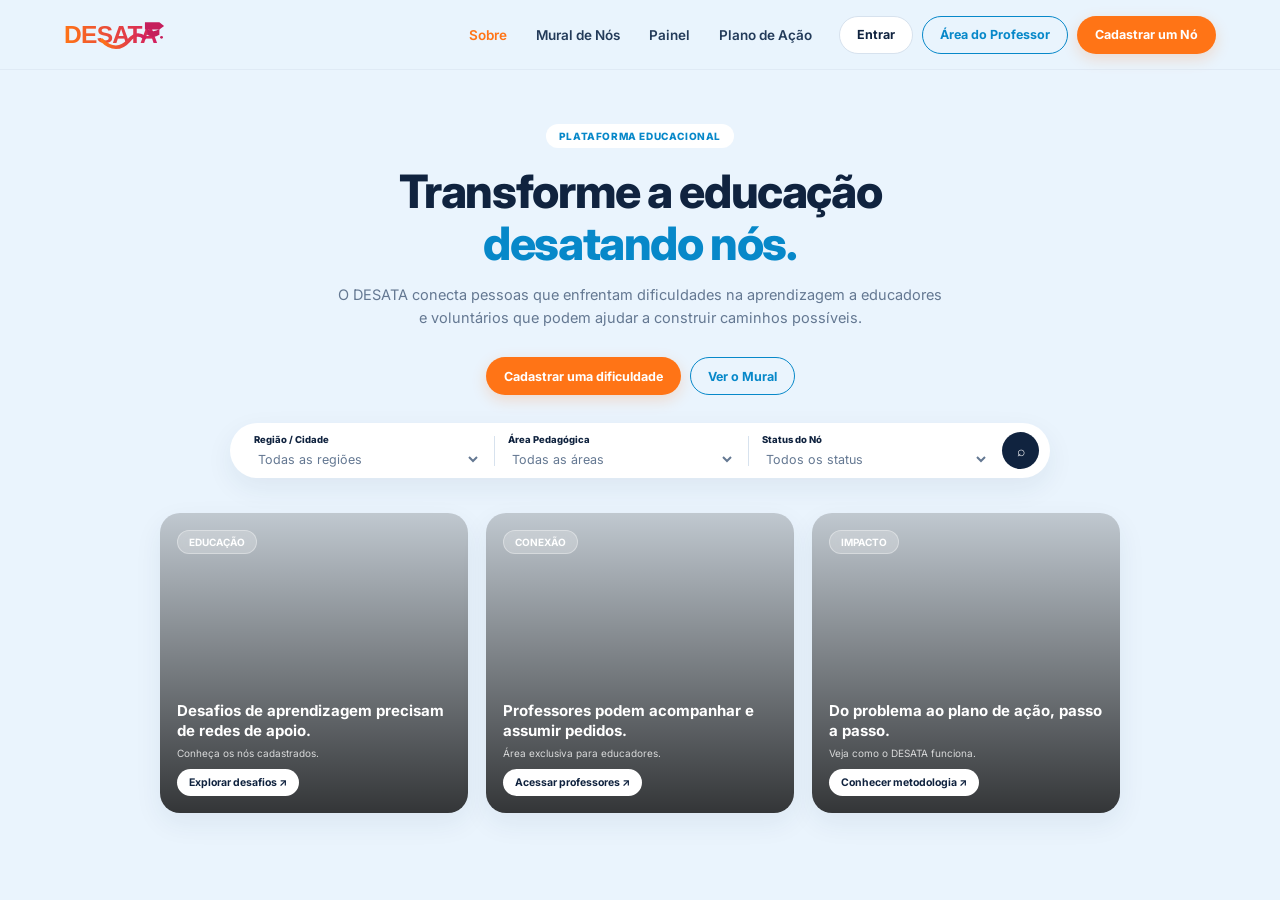
<file: index.html>
<!DOCTYPE html>
<html lang="pt-BR"><head><meta charset="UTF-8"><meta name="viewport" content="width=device-width, initial-scale=1.0">
<title>DESATA | Educação que desata caminhos</title><link rel="stylesheet" href="style.css"></head><body>

<header class="navbar">
  <a class="brand" href="index.html" aria-label="DESATA - início"><img src="assets/logo.svg" alt="DESATA"></a>
  <nav class="nav-links"><a href="index.html" class="active">Sobre</a><a href="mural.html" class="">Mural de Nós</a><a href="painel.html" class="">Painel</a><a href="plano_acao.html" class="">Plano de Ação</a></nav>
  <div class="nav-actions">
    <a href="login.html" class="btn btn-ghost">Entrar</a>
    <a href="login-professor.html" class="btn btn-outline">Área do Professor</a>
    <a href="cadastrar_no.html" class="btn btn-primary">Cadastrar um Nó</a>
  </div>
</header>
<main class="hero">
  <span class="badge">PLATAFORMA EDUCACIONAL</span>
  <h1>Transforme a educação<br><span class="highlight">desatando nós.</span></h1>
  <p class="subtitle">O DESATA conecta pessoas que enfrentam dificuldades na aprendizagem a educadores e voluntários que podem ajudar a construir caminhos possíveis.</p>
  <div style="display:flex;gap:9px;justify-content:center;margin-bottom:28px">
    <a class="btn btn-primary" href="cadastrar_no.html">Cadastrar uma dificuldade</a>
    <a class="btn btn-outline" href="mural.html">Ver o Mural</a>
  </div>
  <form id="search-form" class="search-bar">
    <div class="filter-group"><label>Região / Cidade</label><select id="filter-regiao"><option value="">Todas as regiões</option><option value="sp">São Paulo</option><option value="rj">Rio de Janeiro</option><option value="mg">Minas Gerais</option></select></div>
    <div class="filter-divider"></div>
    <div class="filter-group"><label>Área Pedagógica</label><select id="filter-area"><option value="">Todas as áreas</option><option value="alfabetizacao">Alfabetização</option><option value="matematica">Matemática</option><option value="tecnologia">Tecnologia & Inclusão</option></select></div>
    <div class="filter-divider"></div>
    <div class="filter-group"><label>Status do Nó</label><select id="filter-status"><option value="">Todos os status</option><option value="aberto">Em aberto</option><option value="andamento">Em andamento</option></select></div>
    <button class="btn-search" type="submit" aria-label="Buscar">⌕</button>
  </form>
  <section class="news-cards-section">
    <article class="news-card" style="background-image:url('https://images.unsplash.com/photo-1577896851231-70ef18881754?auto=format&fit=crop&w=600&q=80')"><div class="card-overlay"><span class="news-badge">EDUCAÇÃO</span><div class="card-bottom"><h3>Desafios de aprendizagem precisam de redes de apoio.</h3><p class="news-source">Conheça os nós cadastrados.</p><a class="card-btn" href="mural.html">Explorar desafios ↗</a></div></div></article>
    <article class="news-card" style="background-image:url('https://images.unsplash.com/photo-1509062522246-3755977927d7?auto=format&fit=crop&w=600&q=80')"><div class="card-overlay"><span class="news-badge">CONEXÃO</span><div class="card-bottom"><h3>Professores podem acompanhar e assumir pedidos.</h3><p class="news-source">Área exclusiva para educadores.</p><a class="card-btn" href="login-professor.html">Acessar professores ↗</a></div></div></article>
    <article class="news-card" style="background-image:url('https://images.unsplash.com/photo-1580582932707-520aed937b7b?auto=format&fit=crop&w=600&q=80')"><div class="card-overlay"><span class="news-badge">IMPACTO</span><div class="card-bottom"><h3>Do problema ao plano de ação, passo a passo.</h3><p class="news-source">Veja como o DESATA funciona.</p><a class="card-btn" href="plano_acao.html">Conhecer metodologia ↗</a></div></div></article>
  </section>
</main><script src="java.js"></script></body></html>
</file>
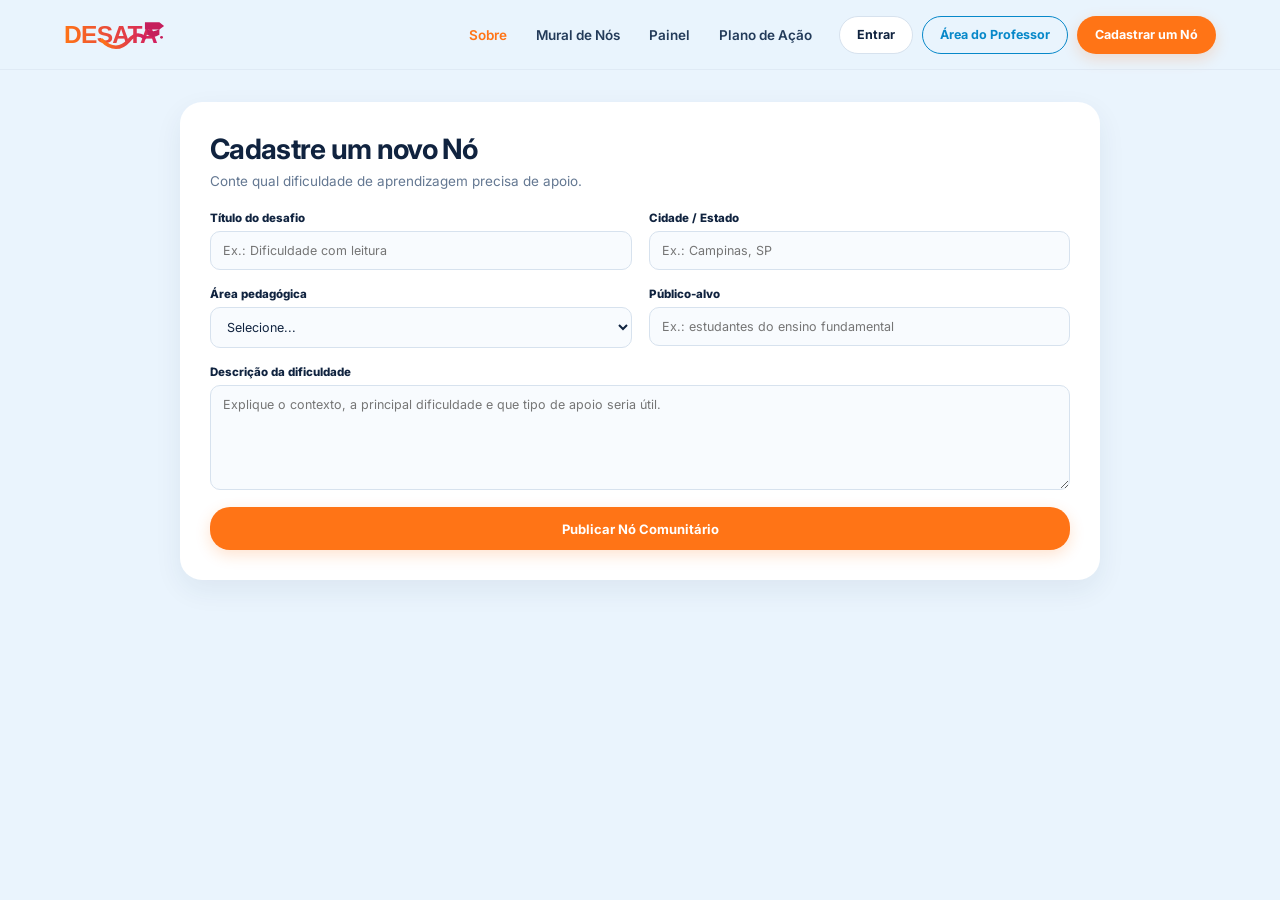
<file: cadastrar_no.html>
<!DOCTYPE html>
<html lang="pt-BR">

<head>
    <meta charset="UTF-8">
    <meta name="viewport" content="width=device-width, initial-scale=1.0">

    <title>DESATA | Cadastrar Nó</title>

    <link rel="stylesheet" href="style.css">
</head>

<body>

<header class="navbar">

    <a class="brand" href="index.html" aria-label="DESATA - início">
        <img src="assets/logo.svg" alt="DESATA">
    </a>

    <nav class="nav-links">
        <a href="index.html" class="active">Sobre</a>
        <a href="mural.html">Mural de Nós</a>
        <a href="painel.html">Painel</a>
        <a href="plano_acao.html">Plano de Ação</a>
    </nav>

    <div class="nav-actions">
        <a href="login.html" class="btn btn-ghost">Entrar</a>

        <a href="login-professor.html" class="btn btn-outline">
            Área do Professor
        </a>

        <a href="cadastrar_no.html" class="btn btn-primary">
            Cadastrar um Nó
        </a>
    </div>

</header>


<main class="page-container form-wrapper">

    <div class="form-header">

        <h2>Cadastre um novo Nó</h2>

        <p class="page-subtitle">
            Conte qual dificuldade de aprendizagem precisa de apoio.
        </p>

    </div>


    <form class="styled-form" id="node-form">

        <div class="form-row">

            <div class="form-group">

                <label for="titulo">
                    Título do desafio
                </label>

                <input
                    type="text"
                    id="titulo"
                    name="titulo"
                    required
                    placeholder="Ex.: Dificuldade com leitura"
                >

            </div>


            <div class="form-group">

                <label for="cidade_estado">
                    Cidade / Estado
                </label>

                <input
                    type="text"
                    id="cidade_estado"
                    name="cidade_estado"
                    required
                    placeholder="Ex.: Campinas, SP"
                >

            </div>

        </div>


        <div class="form-row">

            <div class="form-group">

                <label for="area_id">
                    Área pedagógica
                </label>

                <select
                    id="area_id"
                    name="area_id"
                    required
                >

                    <option value="">
                        Selecione...
                    </option>

                    <option value="1">
                        Alfabetização
                    </option>

                    <option value="2">
                        Matemática / Exatas
                    </option>

                    <option value="3">
                        Tecnologia & Inclusão
                    </option>

                    <option value="4">
                        Artes & Cultura
                    </option>

                </select>

            </div>


            <div class="form-group">

                <label for="publico_alvo">
                    Público-alvo
                </label>

                <input
                    type="text"
                    id="publico_alvo"
                    name="publico_alvo"
                    placeholder="Ex.: estudantes do ensino fundamental"
                >

            </div>

        </div>


        <div class="form-group">

            <label for="descricao">
                Descrição da dificuldade
            </label>

            <textarea
                id="descricao"
                name="descricao"
                required
                placeholder="Explique o contexto, a principal dificuldade e que tipo de apoio seria útil."
            ></textarea>

        </div>


        <button
            type="submit"
            class="btn btn-primary btn-submit"
        >
            Publicar Nó Comunitário
        </button>

    </form>

</main>


<div class="toast" id="toast"></div>


<script>
document.addEventListener("DOMContentLoaded", function () {

    const form = document.getElementById("node-form");

    if (!form) {
        console.error("Formulário node-form não encontrado.");
        return;
    }

    form.addEventListener("submit", async function (event) {

        event.preventDefault();

        console.log("Botão Publicar Nó clicado!");

        const botao = form.querySelector(".btn-submit");

        const titulo = document.getElementById("titulo").value.trim();
        const cidadeEstado = document.getElementById("cidade_estado").value.trim();
        const areaId = document.getElementById("area_id").value;
        const publicoAlvo = document.getElementById("publico_alvo").value.trim();
        const descricao = document.getElementById("descricao").value.trim();

        if (!titulo || !cidadeEstado || !areaId || !descricao) {
            alert("Preencha todos os campos obrigatórios.");
            return;
        }

        // Cidade e estado
        const partes = cidadeEstado.split(",");

        const cidade = partes[0].trim();
        const estado = partes[1]
            ? partes[1].trim().toUpperCase()
            : "";

        if (!cidade || estado.length !== 2) {
            alert("Digite a cidade e o estado assim: Regente Feijó, SP");
            return;
        }

        // Usuário temporário para teste
        const usuarioId = 1;

        const dados = new FormData();

        dados.append("usuario_id", usuarioId);
        dados.append("area_id", areaId);
        dados.append("titulo", titulo);
        dados.append("cidade", cidade);
        dados.append("estado", estado);
        dados.append("publico_alvo", publicoAlvo);
        dados.append("descricao", descricao);

        botao.disabled = true;
        botao.textContent = "Publicando...";

        try {

            const resposta = await fetch("config/salvar-no.php", {
                method: "POST",
                body: dados
            });

            console.log("Status:", resposta.status);

            const texto = await resposta.text();

            console.log("Resposta do PHP:", texto);

            let resultado;

            try {
                resultado = JSON.parse(texto);
            } catch (erro) {

                console.error("O PHP não retornou JSON:", texto);

                alert(
                    "O servidor respondeu com um erro. " +
                    "Abra o console (F12) para ver os detalhes."
                );

                return;
            }

            if (resultado.sucesso) {

                alert("Nó publicado com sucesso!");

                form.reset();

                window.location.href = "mural.html";

            } else {

                alert(
                    resultado.erro ||
                    "Não foi possível salvar o nó."
                );

            }

        } catch (erro) {

            console.error("Erro no fetch:", erro);

            alert(
                "Não foi possível conectar ao servidor.\n\n" +
                "Verifique se o Apache e o MySQL estão ligados."
            );

        } finally {

            botao.disabled = false;
            botao.textContent = "Publicar Nó Comunitário";

        }

    });

});
</script>

</body>
</html>
</file>
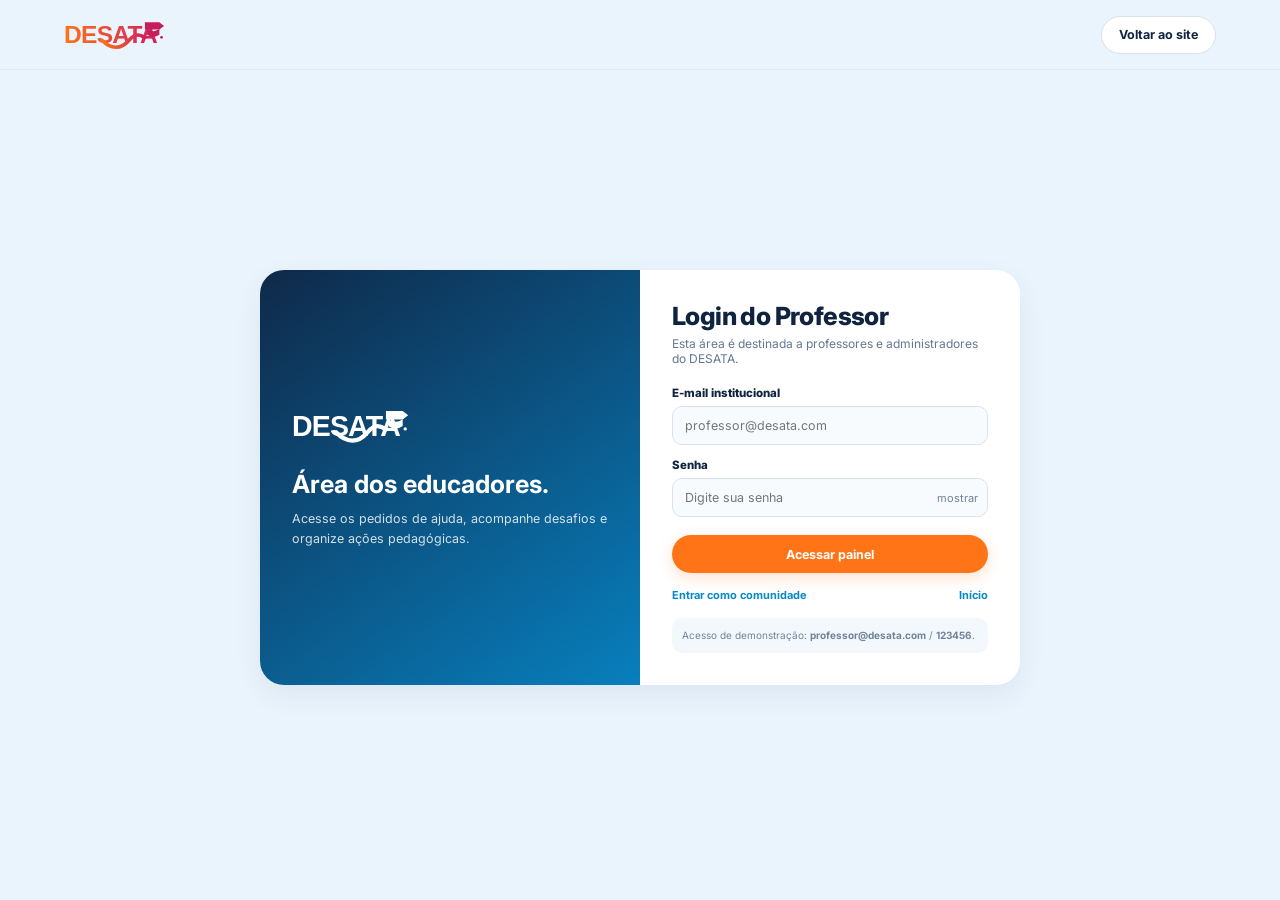
<file: login-professor.html>
<!DOCTYPE html><html lang="pt-BR"><head><meta charset="UTF-8"><meta name="viewport" content="width=device-width,initial-scale=1.0"><title>DESATA | Área do Professor</title><link rel="stylesheet" href="style.css"></head><body>
<header class="navbar"><a class="brand" href="index.html"><img src="assets/logo.svg" alt="DESATA"></a><div></div><div class="nav-actions"><a href="index.html" class="btn btn-ghost">Voltar ao site</a></div></header>
<main class="auth-page"><section class="auth-card"><aside class="auth-side"><img src="assets/logo.svg" alt="DESATA"><h2>Área dos educadores.</h2><p>Acesse os pedidos de ajuda, acompanhe desafios e organize ações pedagógicas.</p></aside>
<div class="auth-form"><h1>Login do Professor</h1><p class="lead">Esta área é destinada a professores e administradores do DESATA.</p><form id="prof-login-form"><div class="form-group"><label>E-mail institucional</label><input id="prof-email" type="email" required placeholder="professor@desata.com"></div><div class="form-group"><label>Senha</label><div class="password-wrap"><input id="prof-password" type="password" required placeholder="Digite sua senha"><button type="button" class="toggle-password">mostrar</button></div></div><button class="btn btn-primary auth-submit">Acessar painel</button></form><div class="auth-links"><a href="login.html">Entrar como comunidade</a><a href="index.html">Início</a></div><div class="demo-note">Acesso de demonstração: <strong>professor@desata.com</strong> / <strong>123456</strong>.</div></div></section></main><script>
document.addEventListener("DOMContentLoaded", function () {

    const form = document.getElementById("prof-login-form");

    if (!form) return;

    form.addEventListener("submit", async function (event) {

        event.preventDefault();

        const email = document.getElementById("prof-email").value.trim();
        const senha = document.getElementById("prof-password").value;

        if (!email || !senha) {
            alert("Digite seu e-mail e sua senha.");
            return;
        }

        const botao = form.querySelector(".auth-submit");

        botao.disabled = true;
        botao.textContent = "Entrando...";

        const dados = new FormData();

        dados.append("email", email);
        dados.append("senha", senha);

        try {

            const resposta = await fetch("config/login-professor.php", {
                method: "POST",
                body: dados
            });

            const texto = await resposta.text();

            console.log("Resposta do servidor:", texto);

            let resultado;

            try {
                resultado = JSON.parse(texto);
            } catch (erro) {

                console.error("Resposta não é JSON:", texto);

                alert("O servidor retornou um erro. Veja o Console (F12).");
                return;
            }

            if (resultado.sucesso) {

                alert("Login realizado com sucesso!");

                window.location.href = "professor-painel.html";

            } else {

                alert(resultado.erro || "Não foi possível realizar o login.");

            }

        } catch (erro) {

            console.error("Erro:", erro);

            alert(
                "Erro de conexão com o servidor. " +
                "Verifique se o Apache e o MySQL estão ligados."
            );

        } finally {

            botao.disabled = false;
            botao.textContent = "Acessar painel";

        }

    });


    // Mostrar / esconder senha
    const toggle = document.querySelector(".toggle-password");
    const senhaInput = document.getElementById("prof-password");

    if (toggle && senhaInput) {

        toggle.addEventListener("click", function () {

            if (senhaInput.type === "password") {

                senhaInput.type = "text";
                toggle.textContent = "ocultar";

            } else {

                senhaInput.type = "password";
                toggle.textContent = "mostrar";

            }

        });

    }

});
</script></body></html>
</file>
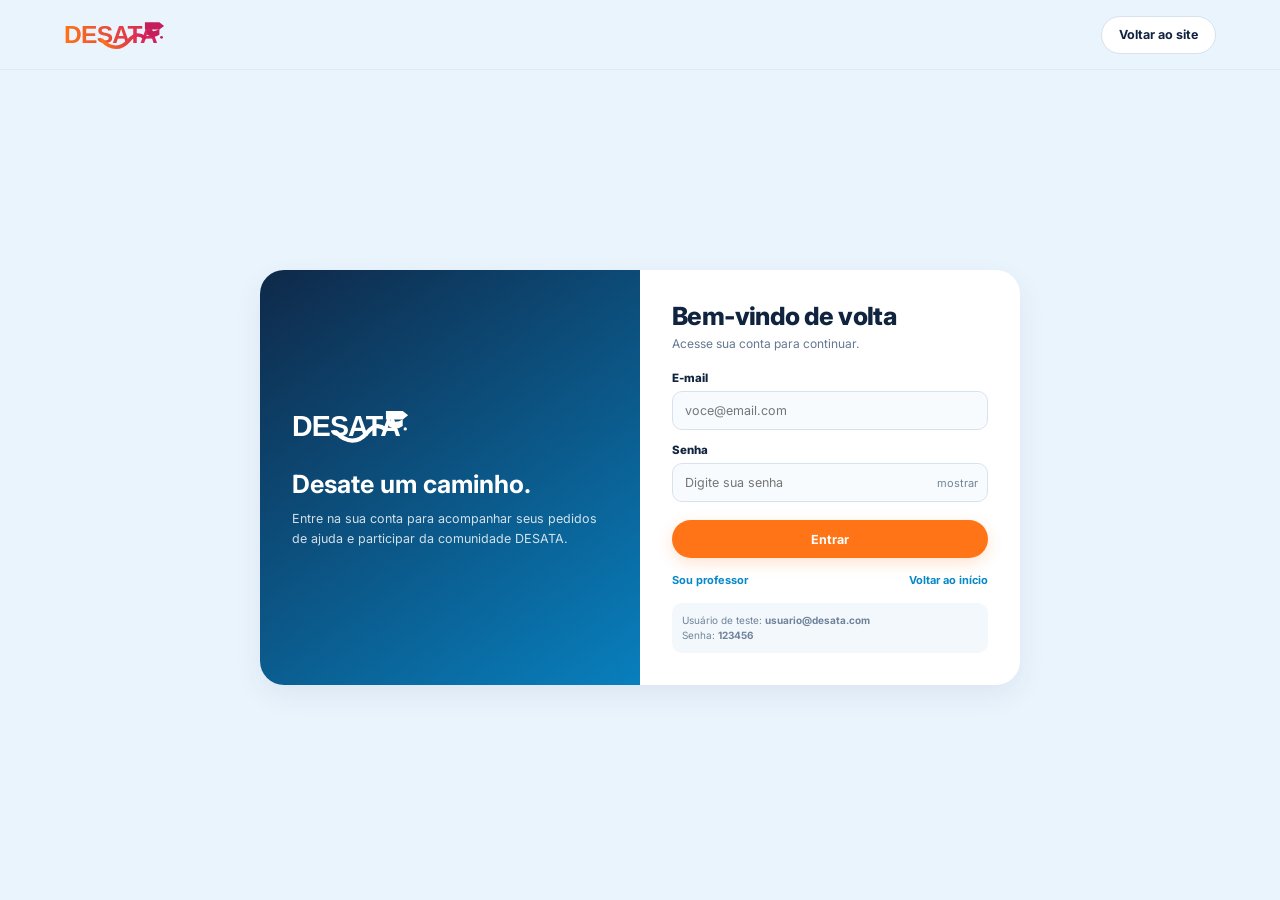
<file: login.html>
<!DOCTYPE html>
<html lang="pt-BR">

<head>
    <meta charset="UTF-8">
    <meta name="viewport" content="width=device-width, initial-scale=1.0">

    <title>DESATA | Entrar</title>

    <link rel="stylesheet" href="style.css">
</head>

<body>

<header class="navbar">

    <a class="brand" href="index.html">
        <img src="assets/logo.svg" alt="DESATA">
    </a>

    <div></div>

    <div class="nav-actions">
        <a href="index.html" class="btn btn-ghost">
            Voltar ao site
        </a>
    </div>

</header>


<main class="auth-page">

    <section class="auth-card">

        <aside class="auth-side">

            <img src="assets/logo.svg" alt="DESATA">

            <h2>Desate um caminho.</h2>

            <p>
                Entre na sua conta para acompanhar seus pedidos
                de ajuda e participar da comunidade DESATA.
            </p>

        </aside>


        <div class="auth-form">

            <h1>Bem-vindo de volta</h1>

            <p class="lead">
                Acesse sua conta para continuar.
            </p>


            <form id="login-form">

                <div class="form-group">

                    <label for="login-email">
                        E-mail
                    </label>

                    <input
                        id="login-email"
                        type="email"
                        required
                        placeholder="voce@email.com"
                    >

                </div>


                <div class="form-group">

                    <label for="login-password">
                        Senha
                    </label>

                    <div class="password-wrap">

                        <input
                            id="login-password"
                            type="password"
                            required
                            placeholder="Digite sua senha"
                        >

                        <button
                            type="button"
                            class="toggle-password"
                        >
                            mostrar
                        </button>

                    </div>

                </div>


                <button
                    type="submit"
                    class="btn btn-primary auth-submit"
                >
                    Entrar
                </button>

            </form>


            <!-- Mensagem de erro/sucesso -->

            <div
                id="login-message"
                style="
                    display:none;
                    margin-top:15px;
                    padding:12px;
                    border-radius:8px;
                    font-size:14px;
                "
            ></div>


            <div class="auth-links">

                <a href="login-professor.html">
                    Sou professor
                </a>

                <a href="index.html">
                    Voltar ao início
                </a>

            </div>


            <div class="demo-note">

                Usuário de teste:
                <strong>usuario@desata.com</strong><br>

                Senha:
                <strong>123456</strong>

            </div>

        </div>

    </section>

</main>


<script>

const form = document.getElementById("login-form");

const emailInput = document.getElementById("login-email");

const senhaInput = document.getElementById("login-password");

const mensagem = document.getElementById("login-message");


form.addEventListener("submit", async function(event) {

    event.preventDefault();


    const email = emailInput.value.trim();

    const senha = senhaInput.value;


    if (!email || !senha) {

        mostrarMensagem(
            "Preencha o e-mail e a senha.",
            false
        );

        return;
    }


    const botao = form.querySelector("button[type='submit']");

    botao.disabled = true;

    botao.textContent = "Entrando...";


    try {

        const resposta = await fetch(
            "config/login.php",
            {
                method: "POST",

                headers: {
                    "Content-Type":
                        "application/x-www-form-urlencoded"
                },

                body: new URLSearchParams({
                    email: email,
                    senha: senha
                })
            }
        );


        const dados = await resposta.json();


        if (!resposta.ok || !dados.sucesso) {

            mostrarMensagem(
                dados.erro || "E-mail ou senha incorretos.",
                false
            );

            return;
        }


        mostrarMensagem(
            "Login realizado com sucesso! Redirecionando...",
            true
        );


        setTimeout(() => {

            window.location.href = "index.html";

        }, 800);


    } catch (erro) {

        console.error(erro);

        mostrarMensagem(
            "Não foi possível conectar ao servidor.",
            false
        );

    } finally {

        botao.disabled = false;

        botao.textContent = "Entrar";

    }

});


function mostrarMensagem(texto, sucesso) {

    mensagem.style.display = "block";

    mensagem.textContent = texto;

    mensagem.style.background =
        sucesso ? "#e8f7ef" : "#fdeaea";

    mensagem.style.color =
        sucesso ? "#18794e" : "#b42318";

    mensagem.style.border =
        sucesso
            ? "1px solid #b7e4c7"
            : "1px solid #f3b4b4";
}


// Mostrar / esconder senha

const toggleSenha =
    document.querySelector(".toggle-password");


toggleSenha.addEventListener("click", function() {

    if (senhaInput.type === "password") {

        senhaInput.type = "text";

        toggleSenha.textContent = "ocultar";

    } else {

        senhaInput.type = "password";

        toggleSenha.textContent = "mostrar";

    }

});

</script>

</body>
</html>
</file>
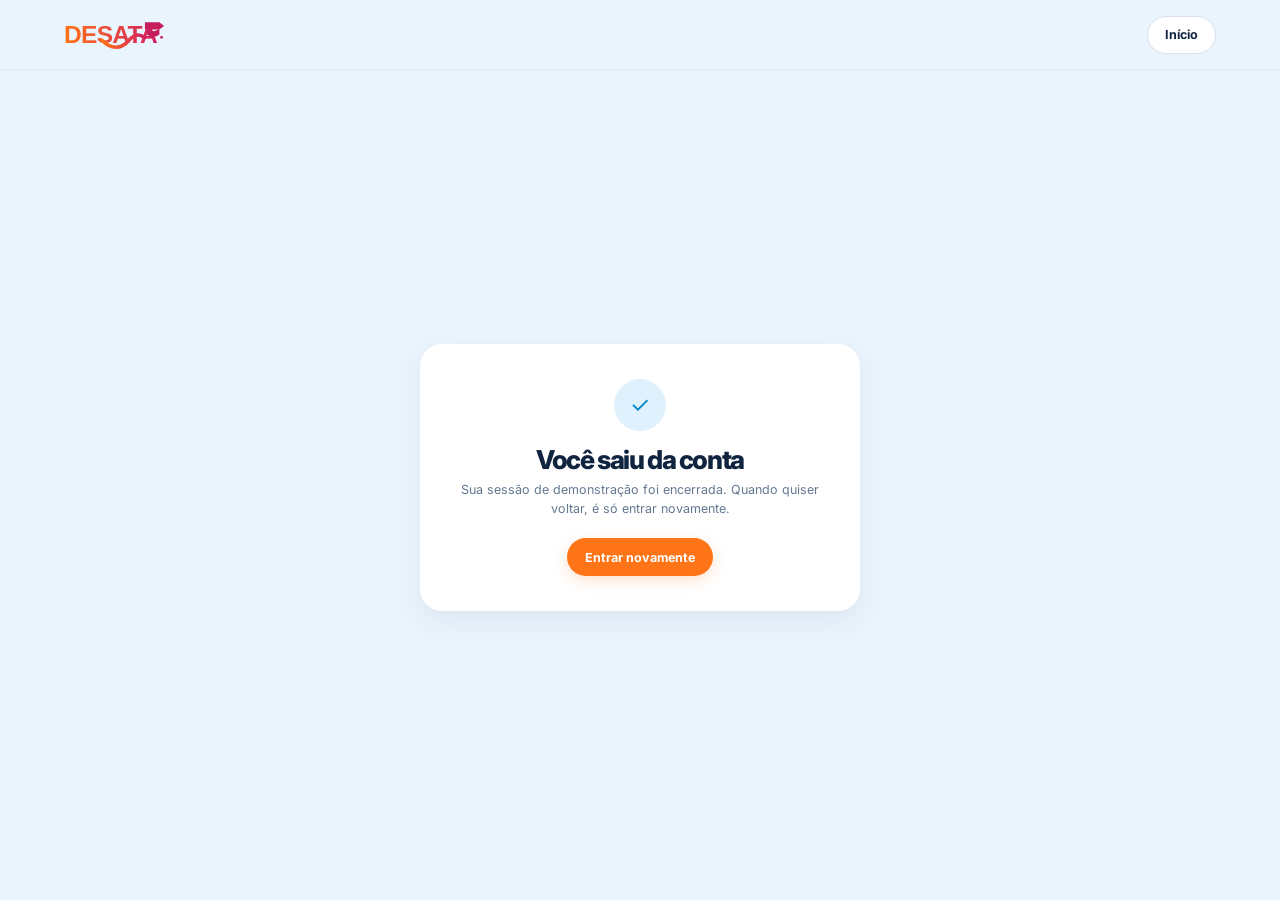
<file: logout.html>
<!DOCTYPE html><html lang="pt-BR"><head><meta charset="UTF-8"><meta name="viewport" content="width=device-width,initial-scale=1.0"><title>DESATA | Sair</title><link rel="stylesheet" href="style.css"></head><body>
<header class="navbar"><a class="brand" href="index.html"><img src="assets/logo.svg" alt="DESATA"></a><div></div><div class="nav-actions"><a href="index.html" class="btn btn-ghost">Início</a></div></header>
<main class="auth-page"><section class="logout-card"><div class="logout-icon">✓</div><h1>Você saiu da conta</h1><p>Sua sessão de demonstração foi encerrada. Quando quiser voltar, é só entrar novamente.</p><a href="login-professor.html" class="btn btn-primary">Entrar novamente</a></section></main><script src="java.js"></script></body></html>
</file>
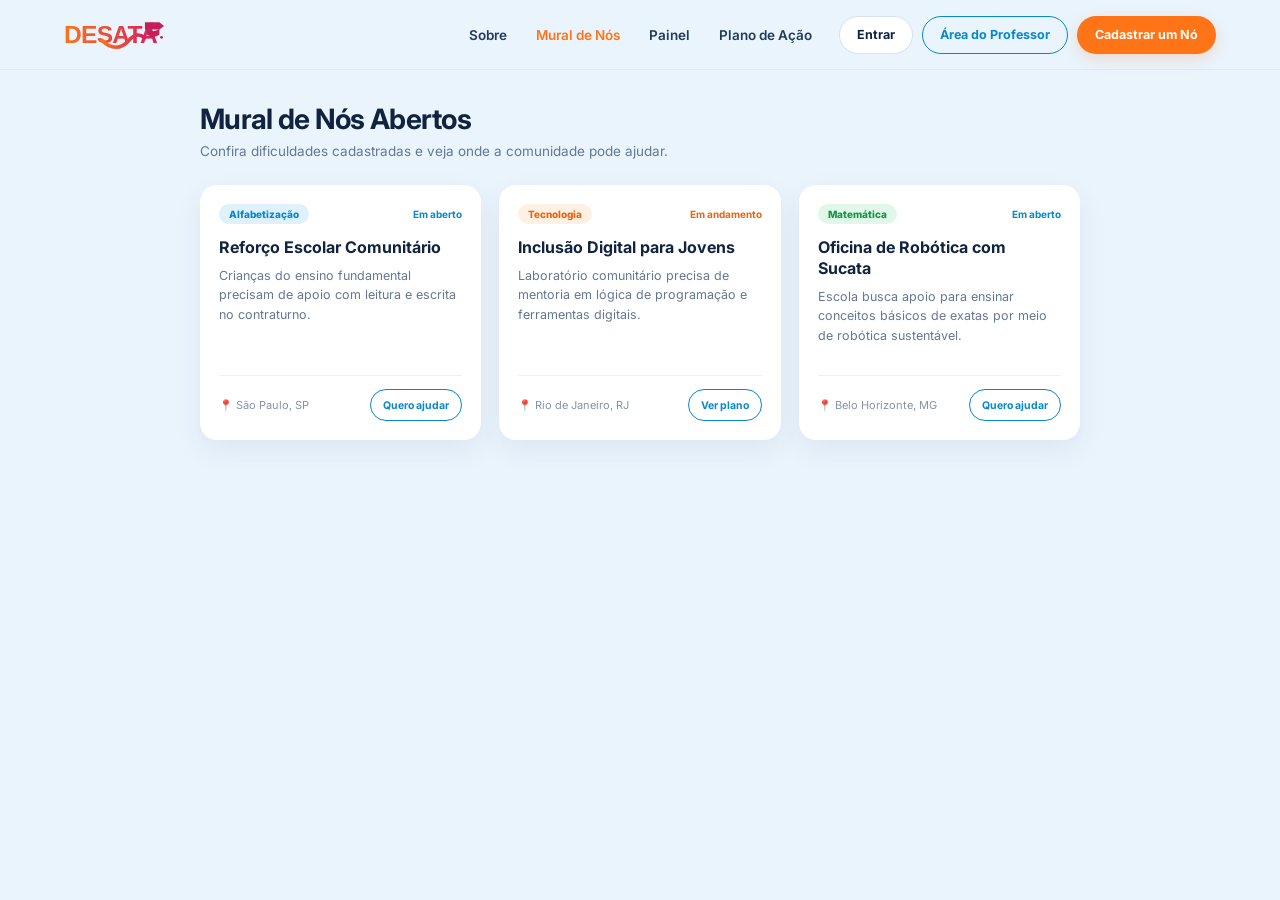
<file: mural.html>
<!DOCTYPE html><html lang="pt-BR"><head><meta charset="UTF-8"><meta name="viewport" content="width=device-width,initial-scale=1.0"><title>DESATA | Mural de Nós</title><link rel="stylesheet" href="style.css"></head><body>

<header class="navbar">
  <a class="brand" href="index.html" aria-label="DESATA - início"><img src="assets/logo.svg" alt="DESATA"></a>
  <nav class="nav-links"><a href="index.html" class="">Sobre</a><a href="mural.html" class="active">Mural de Nós</a><a href="painel.html" class="">Painel</a><a href="plano_acao.html" class="">Plano de Ação</a></nav>
  <div class="nav-actions">
    <a href="login.html" class="btn btn-ghost">Entrar</a>
    <a href="login-professor.html" class="btn btn-outline">Área do Professor</a>
    <a href="cadastrar_no.html" class="btn btn-primary">Cadastrar um Nó</a>
  </div>
</header><main class="page-container"><div class="page-header"><h2>Mural de Nós Abertos</h2><p class="page-subtitle">Confira dificuldades cadastradas e veja onde a comunidade pode ajudar.</p></div>
<div class="cards-grid"><article class="item-card"><div class="item-card-header"><span class="tag tag-blue">Alfabetização</span><span class="status-pill open">Em aberto</span></div><h3>Reforço Escolar Comunitário</h3><p>Crianças do ensino fundamental precisam de apoio com leitura e escrita no contraturno.</p><div class="item-card-footer"><span>📍 São Paulo, SP</span><a href="login-professor.html" class="btn btn-outline">Quero ajudar</a></div></article>
<article class="item-card"><div class="item-card-header"><span class="tag tag-orange">Tecnologia</span><span class="status-pill in-progress">Em andamento</span></div><h3>Inclusão Digital para Jovens</h3><p>Laboratório comunitário precisa de mentoria em lógica de programação e ferramentas digitais.</p><div class="item-card-footer"><span>📍 Rio de Janeiro, RJ</span><a href="plano_acao.html" class="btn btn-outline">Ver plano</a></div></article>
<article class="item-card"><div class="item-card-header"><span class="tag tag-green">Matemática</span><span class="status-pill open">Em aberto</span></div><h3>Oficina de Robótica com Sucata</h3><p>Escola busca apoio para ensinar conceitos básicos de exatas por meio de robótica sustentável.</p><div class="item-card-footer"><span>📍 Belo Horizonte, MG</span><a href="login-professor.html" class="btn btn-outline">Quero ajudar</a></div></article></div></main><script src="java.js"></script></body></html>
</file>
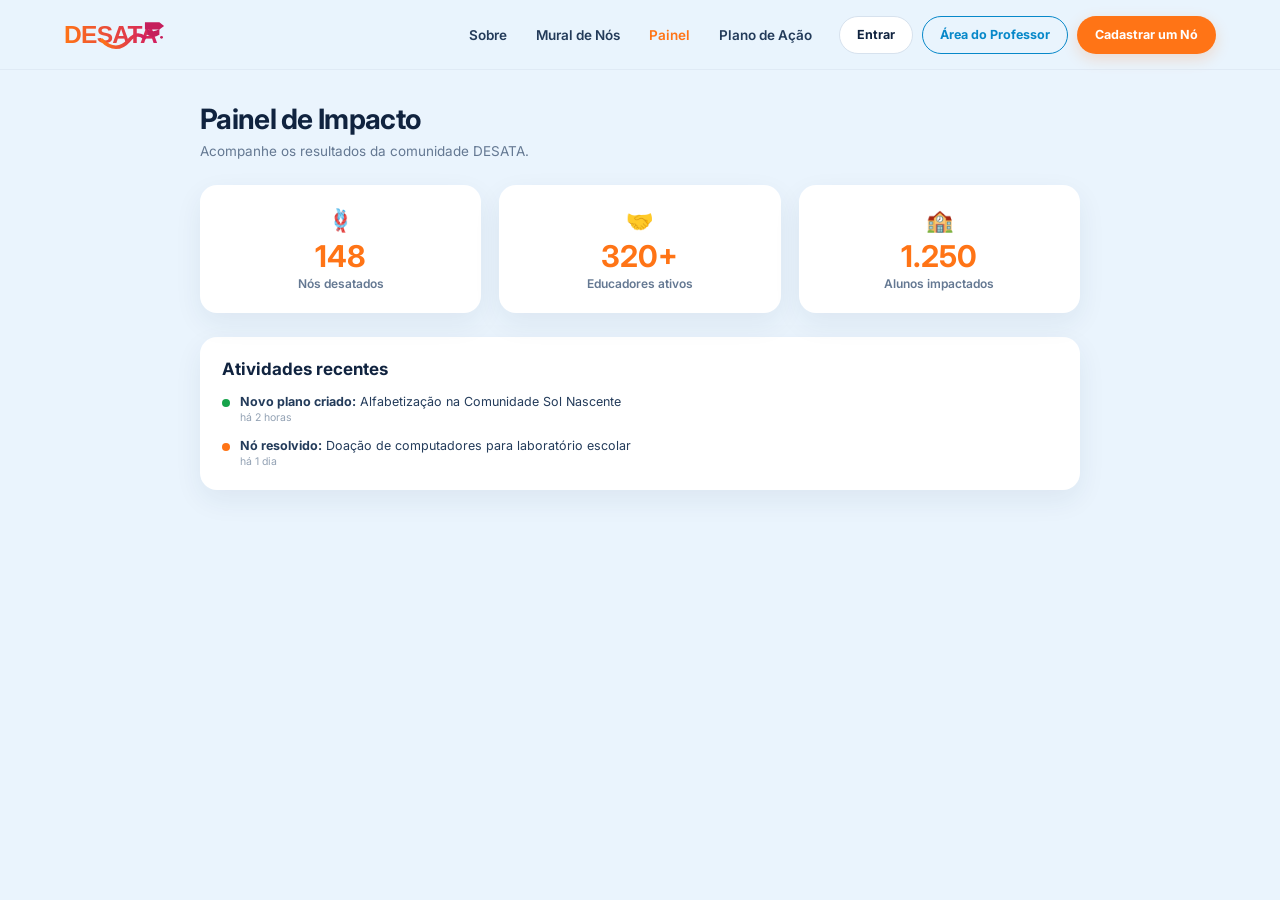
<file: painel.html>
<!DOCTYPE html><html lang="pt-BR"><head><meta charset="UTF-8"><meta name="viewport" content="width=device-width,initial-scale=1.0"><title>DESATA | Painel de Impacto</title><link rel="stylesheet" href="style.css"></head><body>

<header class="navbar">
  <a class="brand" href="index.html" aria-label="DESATA - início"><img src="assets/logo.svg" alt="DESATA"></a>
  <nav class="nav-links"><a href="index.html" class="">Sobre</a><a href="mural.html" class="">Mural de Nós</a><a href="painel.html" class="active">Painel</a><a href="plano_acao.html" class="">Plano de Ação</a></nav>
  <div class="nav-actions">
    <a href="login.html" class="btn btn-ghost">Entrar</a>
    <a href="login-professor.html" class="btn btn-outline">Área do Professor</a>
    <a href="cadastrar_no.html" class="btn btn-primary">Cadastrar um Nó</a>
  </div>
</header><main class="page-container"><div class="page-header"><h2>Painel de Impacto</h2><p class="page-subtitle">Acompanhe os resultados da comunidade DESATA.</p></div>
<div class="metrics-grid"><div class="metric-card"><div class="metric-icon">🪢</div><h3>148</h3><p>Nós desatados</p></div><div class="metric-card"><div class="metric-icon">🤝</div><h3>320+</h3><p>Educadores ativos</p></div><div class="metric-card"><div class="metric-icon">🏫</div><h3>1.250</h3><p>Alunos impactados</p></div></div>
<div class="dashboard-box"><h3>Atividades recentes</h3><ul class="activity-list"><li><span class="dot green"></span><div><strong>Novo plano criado:</strong> Alfabetização na Comunidade Sol Nascente<small>há 2 horas</small></div></li><li><span class="dot orange"></span><div><strong>Nó resolvido:</strong> Doação de computadores para laboratório escolar<small>há 1 dia</small></div></li></ul></div></main><script src="java.js"></script></body></html>
</file>
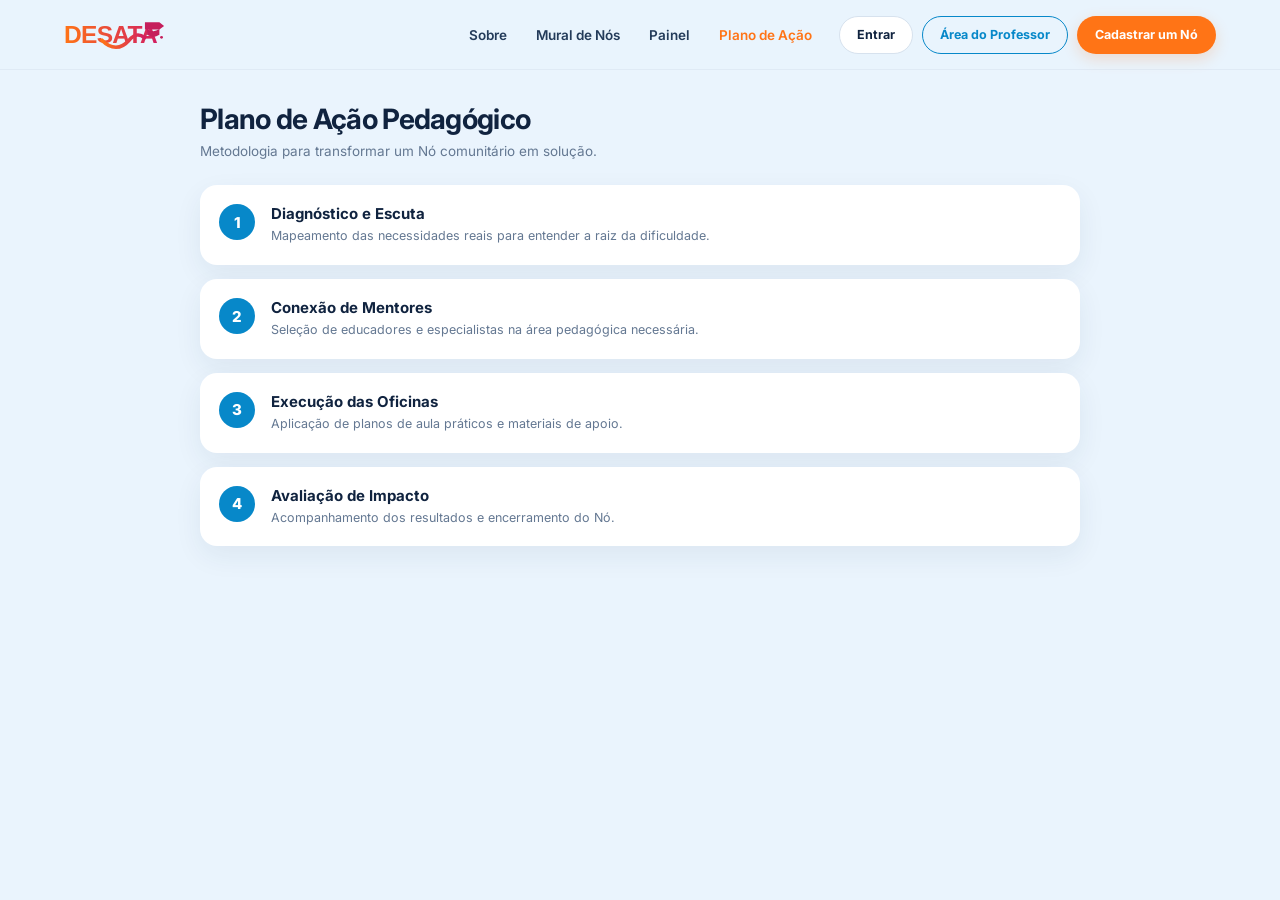
<file: plano_acao.html>
<!DOCTYPE html><html lang="pt-BR"><head><meta charset="UTF-8"><meta name="viewport" content="width=device-width,initial-scale=1.0"><title>DESATA | Plano de Ação</title><link rel="stylesheet" href="style.css"></head><body>

<header class="navbar">
  <a class="brand" href="index.html" aria-label="DESATA - início"><img src="assets/logo.svg" alt="DESATA"></a>
  <nav class="nav-links"><a href="index.html" class="">Sobre</a><a href="mural.html" class="">Mural de Nós</a><a href="painel.html" class="">Painel</a><a href="plano_acao.html" class="active">Plano de Ação</a></nav>
  <div class="nav-actions">
    <a href="login.html" class="btn btn-ghost">Entrar</a>
    <a href="login-professor.html" class="btn btn-outline">Área do Professor</a>
    <a href="cadastrar_no.html" class="btn btn-primary">Cadastrar um Nó</a>
  </div>
</header><main class="page-container"><div class="page-header"><h2>Plano de Ação Pedagógico</h2><p class="page-subtitle">Metodologia para transformar um Nó comunitário em solução.</p></div>
<div class="steps-timeline"><div class="timeline-item"><div class="step-badge">1</div><div class="step-content"><h3>Diagnóstico e Escuta</h3><p>Mapeamento das necessidades reais para entender a raiz da dificuldade.</p></div></div>
<div class="timeline-item"><div class="step-badge">2</div><div class="step-content"><h3>Conexão de Mentores</h3><p>Seleção de educadores e especialistas na área pedagógica necessária.</p></div></div>
<div class="timeline-item"><div class="step-badge">3</div><div class="step-content"><h3>Execução das Oficinas</h3><p>Aplicação de planos de aula práticos e materiais de apoio.</p></div></div>
<div class="timeline-item"><div class="step-badge">4</div><div class="step-content"><h3>Avaliação de Impacto</h3><p>Acompanhamento dos resultados e encerramento do Nó.</p></div></div></div></main><script src="java.js"></script></body></html>
</file>
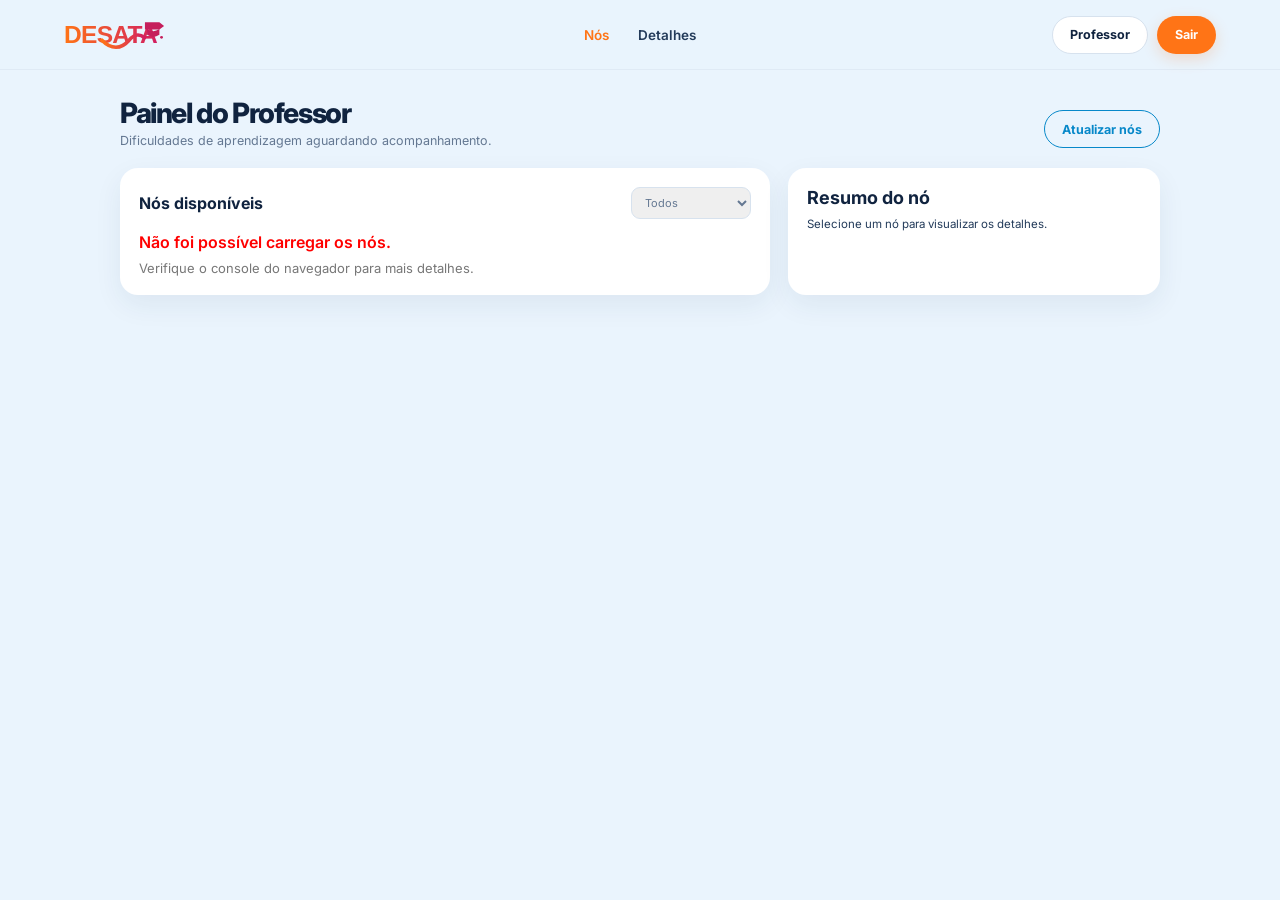
<file: professor-painel.html>
<!DOCTYPE html>
<html lang="pt-BR">

<head>
    <meta charset="UTF-8">
    <meta name="viewport" content="width=device-width, initial-scale=1.0">

    <title>DESATA | Painel do Professor</title>

    <link rel="stylesheet" href="style.css">
</head>

<body>

<header class="navbar">

    <a class="brand" href="index.html">
        <img src="assets/logo.svg" alt="DESATA">
    </a>

    <nav class="nav-links">

        <a href="professor-painel.html" class="active">
            Nós
        </a>

        <a href="pedido-ajuda.html">
            Detalhes
        </a>

    </nav>

    <div class="nav-actions">

        <span class="btn btn-ghost" id="prof-name">
            Professor
        </span>

        <a href="logout.html" class="btn btn-primary">
            Sair
        </a>

    </div>

</header>


<main class="professor-layout">


    <!-- =====================================
         TOPO DO PAINEL
    ====================================== -->

    <div class="professor-top">

        <div>

            <h1>
                Painel do Professor
            </h1>

            <p>
                Dificuldades de aprendizagem aguardando acompanhamento.
            </p>

        </div>


        <div class="professor-actions">

            <button
                class="btn btn-outline"
                onclick="carregarNos()">

                Atualizar nós

            </button>

        </div>

    </div>



    <!-- =====================================
         ÁREA PRINCIPAL
    ====================================== -->

    <section class="request-grid">


        <!-- =================================
             LISTA DE NÓS
        ================================== -->

        <div class="requests-panel">

            <div class="panel-title">

                <h2>
                    Nós disponíveis
                </h2>


                <select
                    class="filter-mini"
                    id="filtroPedidos"
                    onchange="filtrarNos()">

                    <option value="todos">
                        Todos
                    </option>

                    <option value="aberto">
                        Abertos
                    </option>

                    <option value="em_andamento">
                        Em andamento
                    </option>

                    <option value="concluido">
                        Concluídos
                    </option>

                </select>

            </div>


            <!--
                OS NÓS DO BANCO
                SERÃO INSERIDOS AQUI
            -->

            <div
                class="request-list"
                id="listaPedidos">

                <p id="carregando">
                    Carregando nós...
                </p>

            </div>

        </div>



        <!-- =================================
             RESUMO DO NÓ
        ================================== -->

        <aside class="detail-panel">

            <h2>
                Resumo do nó
            </h2>


            <div id="resumoPedido">

                <p>
                    Selecione um nó para visualizar os detalhes.
                </p>

            </div>

        </aside>

    </section>

</main>



<script>

    /* =========================================
       VARIÁVEIS
    ========================================= */

    let nos = [];

    let noSelecionado = null;



    /* =========================================
       CARREGAR NÓS DO BANCO
    ========================================= */

    function carregarNos() {

        const lista =
            document.getElementById("listaPedidos");


        lista.innerHTML = `
            <p>Carregando nós...</p>
        `;


        fetch("config/nos.php")

            .then(response => {

                if (!response.ok) {

                    throw new Error(
                        "Erro ao acessar nos.php"
                    );

                }

                return response.json();

            })


            .then(data => {

                console.log(
                    "Nós recebidos do banco:",
                    data
                );


                /*
                 * Verifica se o PHP retornou
                 * um objeto de erro.
                 */

                if (
                    !Array.isArray(data)
                ) {

                    throw new Error(
                        data.erro ||
                        "Resposta inválida do servidor."
                    );

                }


                nos = data;


                mostrarNos(nos);

            })


            .catch(error => {

                console.error(
                    "Erro ao carregar nós:",
                    error
                );


                lista.innerHTML = `

                    <p style="
                        color:red;
                        font-weight:600;
                    ">

                        Não foi possível carregar os nós.

                    </p>

                    <p style="
                        font-size:13px;
                        color:#777;
                    ">

                        Verifique o console do navegador
                        para mais detalhes.

                    </p>

                `;

            });

    }



    /* =========================================
       MOSTRAR NÓS NA TELA
    ========================================= */

    function mostrarNos(listaNos) {

        const lista =
            document.getElementById("listaPedidos");


        lista.innerHTML = "";


        /*
         * Nenhum nó encontrado
         */

        if (
            !listaNos ||
            listaNos.length === 0
        ) {

            lista.innerHTML = `

                <p>
                    Nenhum nó disponível.
                </p>

            `;

            return;

        }



        /*
         * Cria cada cartão
         */

        listaNos.forEach(no => {

            const item =
                document.createElement("div");


            item.className =
                "request";


            /*
             * Quando clicar no nó,
             * mostra os detalhes.
             */

            item.onclick = function () {

                selecionarNo(no);

            };



            /*
             * Formata o status
             */

            let status =
                no.status || "aberto";


            let statusFormatado =
                status
                    .replaceAll("_", " ")
                    .toUpperCase();



            /*
             * Conteúdo do cartão
             */

            item.innerHTML = `

                <div class="request-row">

                    <h3>
                        ${escapeHTML(
                            no.titulo ||
                            "Nó sem título"
                        )}
                    </h3>


                    <span style="
                        font-size:9px;
                        color:#0788c9;
                        font-weight:800;
                        text-transform:uppercase;
                    ">

                        ${statusFormatado}

                    </span>

                </div>



                <p>

                    ${escapeHTML(
                        no.descricao ||
                        "Sem descrição."
                    )}

                </p>



                <div class="request-meta">

                    <span>

                        📍

                        ${escapeHTML(
                            no.cidade || ""
                        )}

                        -

                        ${escapeHTML(
                            no.estado || ""
                        )}

                    </span>


                    <span>

                        ${escapeHTML(
                            no.area ||
                            "Área não informada"
                        )}

                    </span>


                    <span>

                        ${escapeHTML(
                            no.publico_alvo ||
                            "Público não informado"
                        )}

                    </span>

                </div>

            `;


            lista.appendChild(item);

        });

    }



    /* =========================================
       SELECIONAR NÓ
    ========================================= */

    function selecionarNo(no) {

        noSelecionado = no;


        const resumo =
            document.getElementById(
                "resumoPedido"
            );


        const status =
            (no.status || "aberto")
                .replaceAll("_", " ")
                .toUpperCase();



        resumo.innerHTML = `

            <div class="detail-label">
                SITUAÇÃO
            </div>

            <p>

                <strong style="
                    color:#0788c9;
                ">

                    ${status}

                </strong>

            </p>



            <div class="detail-label">
                DESAFIO
            </div>

            <h3>

                ${escapeHTML(
                    no.titulo ||
                    "Sem título"
                )}

            </h3>



            <div class="detail-label">
                DESCRIÇÃO
            </div>

            <p>

                ${escapeHTML(
                    no.descricao ||
                    "Não informado"
                )}

            </p>



            <div class="detail-label">
                ÁREA PEDAGÓGICA
            </div>

            <p>

                ${escapeHTML(
                    no.area ||
                    "Não informada"
                )}

            </p>



            <div class="detail-label">
                PÚBLICO-ALVO
            </div>

            <p>

                ${escapeHTML(
                    no.publico_alvo ||
                    "Não informado"
                )}

            </p>



            <div class="detail-label">
                LOCALIZAÇÃO
            </div>

            <p>

                ${escapeHTML(
                    no.cidade ||
                    ""
                )}

                -

                ${escapeHTML(
                    no.estado ||
                    ""
                )}

            </p>



            <div class="detail-label">
                PUBLICADO POR
            </div>

            <p>

                ${escapeHTML(
                    no.usuario_nome ||
                    "Usuário"
                )}

            </p>



            <div class="detail-actions">

                <button
                    class="btn btn-primary"
                    onclick="assumirNo()">

                    Assumir atendimento

                </button>

            </div>

        `;

    }



    /* =========================================
       FILTRAR NÓS
    ========================================= */

    function filtrarNos() {

        const filtro =
            document.getElementById(
                "filtroPedidos"
            ).value;


        /*
         * Mostrar todos
         */

        if (
            filtro === "todos"
        ) {

            mostrarNos(nos);

            return;

        }


        /*
         * Filtrar pelo status
         */

        const filtrados =
            nos.filter(no => {

                return String(
                    no.status || ""
                ).toLowerCase() === filtro;

            });


        mostrarNos(filtrados);

    }



    /* =========================================
       ASSUMIR NÓ
    ========================================= */

    function assumirNo() {

        if (!noSelecionado) {

            alert(
                "Selecione um nó primeiro."
            );

            return;

        }


        /*
         * Por enquanto apenas confirma
         * a seleção.
         *
         * A próxima etapa será conectar
         * este botão ao banco de dados.
         */

        alert(
            "Nó selecionado para atendimento!"
        );


        console.log(
            "Nó selecionado:",
            noSelecionado
        );

    }



    /* =========================================
       PROTEÇÃO CONTRA HTML NO TEXTO
    ========================================= */

    function escapeHTML(valor) {

        return String(valor)

            .replaceAll("&", "&amp;")

            .replaceAll("<", "&lt;")

            .replaceAll(">", "&gt;")

            .replaceAll('"', "&quot;")

            .replaceAll("'", "&#039;");

    }



    /* =========================================
       INICIAR PAINEL
    ========================================= */

    carregarNos();

</script>


</body>
</html>
</file>
<file: style.css>
@import url('https://fonts.googleapis.com/css2?family=Inter:wght@400;500;600;700;800&display=swap');

:root{
  --bg:#eaf4fd;
  --surface:#ffffff;
  --navy:#10233f;
  --text:#233b5a;
  --muted:#647892;
  --blue:#0788c9;
  --blue-soft:#dff1fc;
  --orange:#ff7416;
  --orange-soft:#fff0e4;
  --pink:#c51e5b;
  --border:#d7e2ee;
  --shadow:0 10px 28px rgba(24,55,86,.07);
}

*{box-sizing:border-box;margin:0;padding:0}
html{scroll-behavior:smooth}
body{
  min-height:100vh;
  font-family:'Inter',sans-serif;
  background:var(--bg);
  color:var(--navy);
}
a{text-decoration:none;color:inherit}
button,input,select,textarea{font:inherit}

.navbar{
  width:100%;
  min-height:70px;
  padding:10px clamp(22px,5vw,72px);
  display:grid;
  grid-template-columns:1fr auto 1fr;
  align-items:center;
  gap:24px;
  background:rgba(234,244,253,.96);
  border-bottom:1px solid rgba(215,226,238,.55);
  position:relative;
  z-index:10;
}

.brand{
  display:inline-flex;
  align-items:center;
  gap:9px;
  width:max-content;
}
.brand img{width:112px;height:auto;display:block}
.brand-text{font-size:20px;font-weight:800;letter-spacing:-.5px;color:var(--navy)}
.nav-links{display:flex;align-items:center;justify-content:center;gap:25px}
.nav-links a{
  color:var(--text);
  font-size:13.5px;
  font-weight:600;
  padding:8px 2px;
  transition:.2s ease;
}
.nav-links a:hover,.nav-links a.active{color:var(--orange)}
.nav-actions{display:flex;justify-content:flex-end;align-items:center;gap:9px}

.btn{
  display:inline-flex;
  align-items:center;
  justify-content:center;
  min-height:38px;
  padding:9px 17px;
  border-radius:20px;
  border:1px solid transparent;
  font-size:12.5px;
  font-weight:700;
  cursor:pointer;
  transition:.2s ease;
}
.btn-primary{background:var(--orange);color:#fff;box-shadow:0 5px 15px rgba(255,116,22,.2)}
.btn-primary:hover{transform:translateY(-1px);filter:brightness(.98)}
.btn-outline{border-color:var(--blue);color:var(--blue);background:transparent}
.btn-outline:hover{background:var(--blue);color:#fff}
.btn-ghost{color:var(--navy);background:#fff;border-color:var(--border)}
.btn-ghost:hover{border-color:var(--blue);color:var(--blue)}

.hero{
  max-width:1000px;
  margin:0 auto;
  padding:54px 20px 45px;
  text-align:center;
}
.badge{
  display:inline-flex;
  padding:6px 13px;
  border-radius:18px;
  background:#fff;
  color:var(--blue);
  font-size:10px;
  font-weight:800;
  letter-spacing:.6px;
  margin-bottom:18px;
}
h1{
  font-size:clamp(34px,4.3vw,46px);
  line-height:1.12;
  letter-spacing:-1.4px;
  font-weight:800;
  margin-bottom:14px;
}
.highlight{color:var(--blue)}
.subtitle{
  max-width:610px;
  margin:0 auto 28px;
  color:var(--muted);
  font-size:14.5px;
  line-height:1.6;
}

.search-bar{
  width:min(820px,100%);
  margin:0 auto 35px;
  padding:9px 11px;
  background:#fff;
  border-radius:28px;
  display:flex;
  align-items:center;
  box-shadow:var(--shadow);
}
.filter-group{flex:1;padding:0 13px;text-align:left}
.filter-group label{display:block;font-size:9.5px;font-weight:800;margin-bottom:3px;color:var(--navy)}
.filter-group select{
  width:100%;border:0;outline:0;background:transparent;color:var(--muted);
  font-size:12.5px;cursor:pointer;
}
.filter-divider{width:1px;height:30px;background:var(--border)}
.btn-search{
  width:37px;height:37px;border:0;border-radius:50%;background:var(--navy);
  color:#fff;cursor:pointer;font-size:14px;
}
.btn-search:hover{background:var(--orange)}

.news-cards-section{
  display:grid;grid-template-columns:repeat(3,1fr);gap:18px;
}
.news-card{
  height:300px;border-radius:20px;background-size:cover;background-position:center;
  overflow:hidden;position:relative;box-shadow:var(--shadow);
}
.card-overlay{
  position:absolute;inset:0;padding:17px;
  display:flex;flex-direction:column;justify-content:space-between;
  background:linear-gradient(180deg,rgba(0,0,0,.18),rgba(0,0,0,.78));
}
.news-badge{
  align-self:flex-start;padding:5px 11px;border-radius:14px;
  background:rgba(255,255,255,.23);color:#fff;border:1px solid rgba(255,255,255,.35);
  font-size:10px;font-weight:700;backdrop-filter:blur(6px);
}
.card-bottom{text-align:left}
.card-bottom h3{font-size:15px;line-height:1.35;color:#fff;margin-bottom:6px}
.news-source{font-size:10px;color:rgba(255,255,255,.78);margin-bottom:10px}
.card-btn{
  display:inline-flex;padding:7px 12px;border-radius:16px;background:#fff;
  font-size:10.5px;font-weight:700;color:var(--navy)
}

.page-container{max-width:920px;margin:32px auto;padding:0 20px 45px}
.page-header{margin-bottom:24px}
.page-header h2,.form-header h2{font-size:28px;letter-spacing:-.7px;margin-bottom:5px}
.page-subtitle{font-size:13.5px;color:var(--muted);line-height:1.5}

.cards-grid{display:grid;grid-template-columns:repeat(3,1fr);gap:18px}
.item-card{
  background:#fff;border-radius:17px;padding:19px;
  box-shadow:var(--shadow);min-height:255px;display:flex;flex-direction:column
}
.item-card-header{display:flex;justify-content:space-between;align-items:center;margin-bottom:13px}
.tag{padding:4px 10px;border-radius:14px;font-size:10px;font-weight:800}
.tag-blue{background:var(--blue-soft);color:var(--blue)}
.tag-orange{background:var(--orange-soft);color:#e96511}
.tag-green{background:#e1f7e9;color:#159447}
.status-pill{font-size:10px;font-weight:700}
.status-pill.open{color:var(--blue)}.status-pill.in-progress{color:#e96511}
.item-card h3{font-size:16px;line-height:1.3;margin-bottom:8px}
.item-card p{font-size:12.5px;line-height:1.55;color:var(--muted);margin-bottom:17px}
.item-card-footer{
  margin-top:auto;padding-top:13px;border-top:1px solid #edf2f7;
  display:flex;justify-content:space-between;align-items:center;font-size:11px;color:#8394a9
}
.item-card-footer .btn-outline{min-height:32px;padding:7px 12px;font-size:10.5px}

.form-wrapper{
  background:#fff;border-radius:22px;padding:30px;box-shadow:var(--shadow)
}
.form-header{margin-bottom:20px}
.styled-form{display:flex;flex-direction:column;gap:17px}
.form-row{display:grid;grid-template-columns:1fr 1fr;gap:17px}
.form-group{display:flex;flex-direction:column;gap:6px}
.form-group label{font-size:11.5px;font-weight:800}
.form-group input,.form-group select,.form-group textarea{
  width:100%;padding:11px 12px;border:1px solid var(--border);border-radius:10px;
  background:#f8fbfe;color:var(--navy);font-size:12.5px;outline:none;transition:.2s
}
.form-group textarea{resize:vertical;min-height:105px}
.form-group input:focus,.form-group select:focus,.form-group textarea:focus{
  border-color:var(--blue);background:#fff;box-shadow:0 0 0 3px rgba(7,136,201,.08)
}
.btn-submit{width:100%;min-height:43px;font-size:13px}

.metrics-grid{display:grid;grid-template-columns:repeat(3,1fr);gap:18px;margin-bottom:24px}
.metric-card{background:#fff;border-radius:17px;padding:22px;text-align:center;box-shadow:var(--shadow)}
.metric-icon{font-size:22px;margin-bottom:5px}
.metric-card h3{font-size:30px;color:var(--orange);margin-bottom:2px}
.metric-card p{font-size:12px;font-weight:600;color:var(--muted)}
.dashboard-box{background:#fff;border-radius:17px;padding:22px;box-shadow:var(--shadow)}
.dashboard-box h3{font-size:17px;margin-bottom:15px}
.activity-list{list-style:none;display:flex;flex-direction:column;gap:14px}
.activity-list li{display:flex;gap:10px;font-size:12.5px;color:var(--text)}
.activity-list small{display:block;color:#93a2b4;font-size:10.5px;margin-top:2px}
.dot{width:8px;height:8px;border-radius:50%;margin-top:5px;flex-shrink:0}
.dot.green{background:#16a34a}.dot.orange{background:var(--orange)}

.steps-timeline{display:flex;flex-direction:column;gap:14px}
.timeline-item{background:#fff;border-radius:17px;padding:19px;display:flex;gap:16px;box-shadow:var(--shadow)}
.step-badge{
  width:36px;height:36px;border-radius:50%;background:var(--blue);color:#fff;
  display:flex;align-items:center;justify-content:center;font-size:15px;font-weight:800;flex-shrink:0
}
.step-content h3{font-size:15px;margin-bottom:4px}
.step-content p{font-size:12.5px;line-height:1.5;color:var(--muted)}

.auth-page{
  min-height:calc(100vh - 70px);
  display:grid;place-items:center;padding:35px 20px 50px;
}
.auth-card{
  width:min(760px,100%);background:#fff;border-radius:24px;box-shadow:var(--shadow);
  display:grid;grid-template-columns:1fr 1fr;overflow:hidden
}
.auth-side{
  background:linear-gradient(145deg,#0f2949,#087fbd);
  padding:32px;color:#fff;display:flex;flex-direction:column;justify-content:center
}
.auth-side img{width:130px;margin-bottom:25px;filter:brightness(0) invert(1)}
.auth-side h2{font-size:25px;line-height:1.15;margin-bottom:10px}
.auth-side p{font-size:12.5px;line-height:1.6;color:rgba(255,255,255,.82)}
.auth-form{padding:32px}
.auth-form h1{font-size:25px;letter-spacing:-.6px;margin-bottom:6px}
.auth-form .lead{font-size:12px;color:var(--muted);margin-bottom:20px}
.auth-form .form-group{margin-bottom:13px}
.password-wrap{position:relative}
.password-wrap input{padding-right:45px}
.toggle-password{
  position:absolute;right:10px;top:50%;transform:translateY(-50%);
  border:0;background:none;color:#71839a;cursor:pointer;font-size:11px
}
.auth-submit{width:100%;margin-top:5px}
.auth-links{display:flex;justify-content:space-between;gap:10px;margin-top:15px;font-size:11px;color:var(--muted)}
.auth-links a{color:var(--blue);font-weight:700}
.demo-note{
  margin-top:16px;padding:10px;border-radius:10px;background:#f3f8fc;
  color:#70839a;font-size:10px;line-height:1.5
}

.professor-layout{max-width:1080px;margin:28px auto;padding:0 20px 45px}
.professor-top{display:flex;justify-content:space-between;align-items:end;margin-bottom:20px}
.professor-top h1{font-size:28px;margin-bottom:4px}
.professor-top p{font-size:12.5px;color:var(--muted)}
.professor-actions{display:flex;gap:8px}
.request-grid{display:grid;grid-template-columns:1.4fr .8fr;gap:18px}
.requests-panel,.detail-panel{background:#fff;border-radius:18px;box-shadow:var(--shadow);padding:19px}
.panel-title{display:flex;justify-content:space-between;align-items:center;margin-bottom:13px}
.panel-title h2{font-size:16px}
.filter-mini{font-size:11px;border:1px solid var(--border);padding:7px 9px;border-radius:9px;color:var(--muted)}
.request-list{display:flex;flex-direction:column;gap:8px}
.request{
  border:1px solid #e8eef4;border-radius:12px;padding:12px;cursor:pointer;transition:.2s
}
.request:hover,.request.selected{border-color:#8dc9e9;background:#f8fcff}
.request-row{display:flex;justify-content:space-between;gap:10px}
.request h3{font-size:13px;margin-bottom:4px}
.request p{font-size:10.5px;color:var(--muted);line-height:1.45}
.request-meta{display:flex;gap:9px;margin-top:7px;font-size:9.5px;color:#8a9aae}
.priority{font-size:9px;font-weight:800;padding:3px 7px;border-radius:10px;background:#fff0e4;color:#e96511}
.detail-panel h2{font-size:18px;margin-bottom:8px}
.detail-panel .detail-label{font-size:9px;font-weight:800;color:#8a9aae;text-transform:uppercase;letter-spacing:.5px;margin-top:13px;margin-bottom:4px}
.detail-panel p{font-size:11.5px;line-height:1.5;color:var(--text)}
.detail-actions{display:flex;gap:8px;margin-top:18px}
.detail-actions .btn{flex:1}

.logout-card{text-align:center;width:min(440px,100%);background:#fff;padding:35px;border-radius:22px;box-shadow:var(--shadow)}
.logout-icon{width:52px;height:52px;border-radius:50%;margin:0 auto 14px;background:var(--blue-soft);color:var(--blue);display:grid;place-items:center;font-size:23px}
.logout-card h1{font-size:26px;margin-bottom:7px}.logout-card p{font-size:12.5px;color:var(--muted);line-height:1.5;margin-bottom:20px}

.toast{
  position:fixed;right:20px;bottom:20px;background:var(--navy);color:#fff;
  padding:11px 15px;border-radius:10px;font-size:11px;box-shadow:var(--shadow);display:none;z-index:50
}

@media(max-width:850px){
  .navbar{grid-template-columns:auto 1fr;grid-template-areas:"brand actions" "nav nav";padding:10px 20px;gap:8px}
  .brand{grid-area:brand}.nav-actions{grid-area:actions}.nav-links{grid-area:nav;gap:16px;overflow:auto;justify-content:flex-start;padding:4px 0}
  .news-cards-section,.cards-grid,.metrics-grid{grid-template-columns:1fr}
  .news-card{height:250px}
  .auth-card{grid-template-columns:1fr}.auth-side{display:none}
  .request-grid{grid-template-columns:1fr}
}
@media(max-width:600px){
  .navbar{min-height:62px}.brand img{width:98px}.nav-actions .btn{padding:8px 11px;font-size:10.5px}
  .nav-links a{font-size:11px}
  .hero{padding-top:35px} h1{font-size:32px}.subtitle{font-size:13px}
  .search-bar{border-radius:18px;display:grid;grid-template-columns:1fr 1fr;padding:8px}
  .filter-divider{display:none}.filter-group{padding:7px 9px}
  .btn-search{justify-self:end;align-self:center}
  .form-row{grid-template-columns:1fr}.form-wrapper{padding:22px}
  .page-container{margin-top:24px}
  .professor-top{align-items:flex-start;flex-direction:column;gap:12px}
  .professor-actions{width:100%}.professor-actions .btn{flex:1}
  .auth-page{padding-top:25px}
}
</file>
